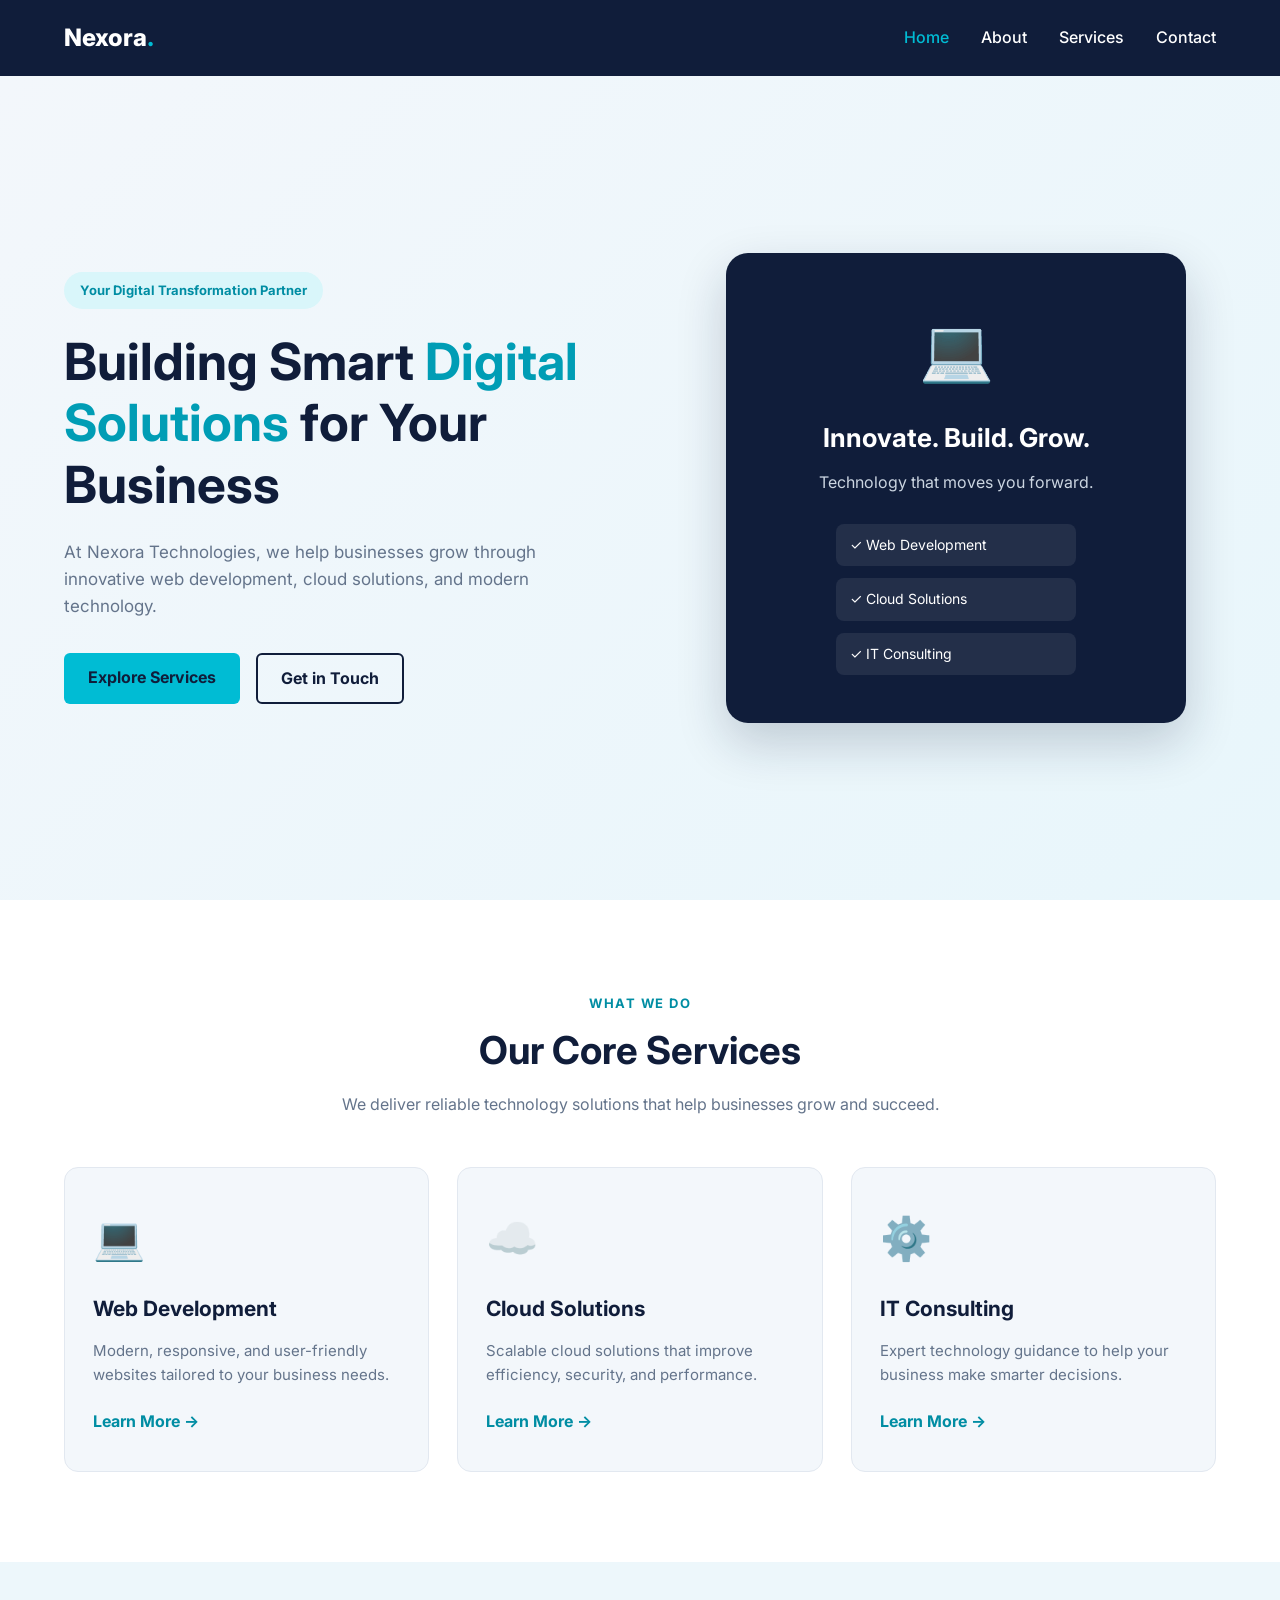
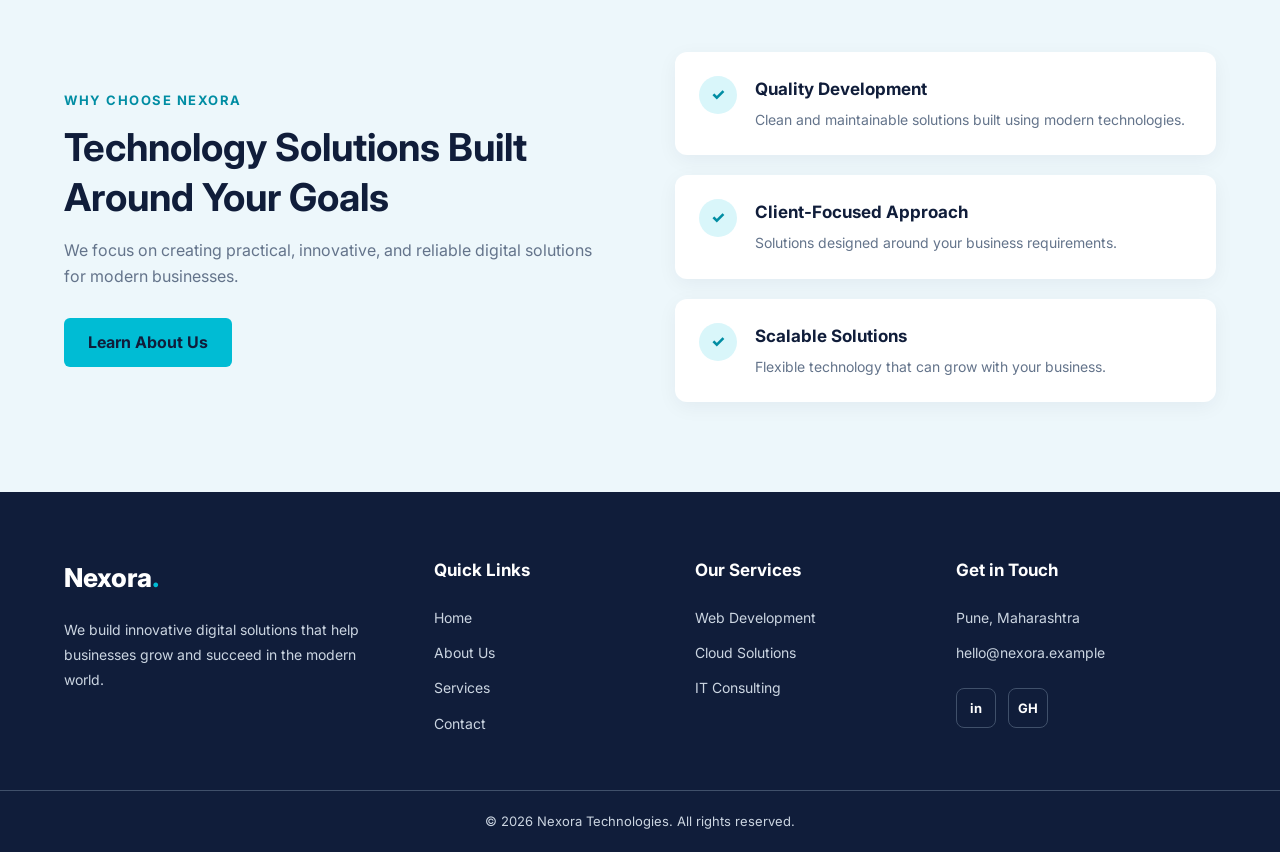
<file: index.html>
<!DOCTYPE html>
<html lang="en">

<head>
    <meta charset="UTF-8">
    <meta name="viewport" content="width=device-width, initial-scale=1.0">

    <title>Nexora Technologies | Home</title>

    <!-- CSS Files -->
    <link rel="stylesheet" href="css/global.css">
    <link rel="stylesheet" href="css/navbar.css">
    <link rel="stylesheet" href="css/home.css">
    <link rel="stylesheet" href="css/footer.css">
</head>

<body>

    <!-- Navbar Start -->
    <header class="navbar">
        <nav class="container nav-container">

            <a href="index.html" class="logo">
                Nexora<span>.</span>
            </a>

            <button class="menu-toggle" type="button" aria-label="Open navigation menu" aria-expanded="false"
                aria-controls="nav-links">
                &#9776;
            </button>

            <ul class="nav-links" id="nav-links">
                <li><a href="index.html" class="active" aria-current="page">Home</a></li>
                <li><a href="about.html">About</a></li>
                <li><a href="services.html">Services</a></li>
                <li><a href="contact.html">Contact</a></li>
            </ul>

        </nav>
    </header>
    <!-- Navbar End -->


    <!-- Main Content -->
    <main>

        <!-- Hero Section Start -->
        <section class="hero">
            <div class="container hero-container">

                <!-- Hero Text -->
                <div class="hero-content">

                    <span class="hero-tag">
                        Your Digital Transformation Partner
                    </span>

                    <h1>
                        Building Smart
                        <span>Digital Solutions</span>
                        for Your Business
                    </h1>

                    <p>
                        At Nexora Technologies, we help businesses
                        grow through innovative web development,
                        cloud solutions, and modern technology.
                    </p>

                    <div class="hero-buttons">
                        <a href="services.html" class="btn">
                            Explore Services
                        </a>

                        <a href="contact.html" class="btn-outline">
                            Get in Touch
                        </a>
                    </div>

                </div>

                <!-- Hero Visual -->
                <div class="hero-visual">

                    <div class="hero-card">
                        <div class="hero-icon">💻</div>
                        <h2>Innovate. Build. Grow.</h2>
                        <p>Technology that moves you forward.</p>

                        <div class="hero-card-features">
                            <span>✓ Web Development</span>
                            <span>✓ Cloud Solutions</span>
                            <span>✓ IT Consulting</span>
                        </div>
                    </div>

                </div>

            </div>
        </section>
        <!-- Hero Section End -->


        <!-- ==============================
     SERVICES PREVIEW SECTION
================================ -->

        <section class="home-services">
            <div class="container">

                <div class="section-heading">
                    <span class="section-tag">WHAT WE DO</span>

                    <h2>Our Core Services</h2>

                    <p>
                        We deliver reliable technology solutions
                        that help businesses grow and succeed.
                    </p>
                </div>

                <div class="services-grid">

                    <!-- Service Card 1 -->
                    <article class="service-card">
                        <div class="service-icon">💻</div>

                        <h3>Web Development</h3>

                        <p>
                            Modern, responsive, and user-friendly
                            websites tailored to your business needs.
                        </p>

                        <a href="services.html">
                            Learn More &rarr;
                        </a>
                    </article>

                    <!-- Service Card 2 -->
                    <article class="service-card">
                        <div class="service-icon">☁️</div>

                        <h3>Cloud Solutions</h3>

                        <p>
                            Scalable cloud solutions that improve
                            efficiency, security, and performance.
                        </p>

                        <a href="services.html">
                            Learn More &rarr;
                        </a>
                    </article>

                    <!-- Service Card 3 -->
                    <article class="service-card">
                        <div class="service-icon">⚙️</div>

                        <h3>IT Consulting</h3>

                        <p>
                            Expert technology guidance to help
                            your business make smarter decisions.
                        </p>

                        <a href="services.html">
                            Learn More &rarr;
                        </a>
                    </article>

                </div>

            </div>
        </section>

        <!-- ==============================
     WHY CHOOSE US SECTION
================================ -->

        <section class="why-us">
            <div class="container why-us-container">

                <!-- Left Content -->
                <div class="why-us-content">

                    <span class="section-tag">
                        WHY CHOOSE NEXORA
                    </span>

                    <h2>
                        Technology Solutions
                        Built Around Your Goals
                    </h2>

                    <p>
                        We focus on creating practical,
                        innovative, and reliable digital
                        solutions for modern businesses.
                    </p>

                    <a href="about.html" class="btn">
                        Learn About Us
                    </a>

                </div>

                <!-- Right Features -->
                <div class="why-us-features">

                    <div class="feature-item">
                        <div class="feature-icon">✓</div>

                        <div>
                            <h3>Quality Development</h3>
                            <p>
                                Clean and maintainable solutions
                                built using modern technologies.
                            </p>
                        </div>
                    </div>

                    <div class="feature-item">
                        <div class="feature-icon">✓</div>

                        <div>
                            <h3>Client-Focused Approach</h3>
                            <p>
                                Solutions designed around your
                                business requirements.
                            </p>
                        </div>
                    </div>

                    <div class="feature-item">
                        <div class="feature-icon">✓</div>

                        <div>
                            <h3>Scalable Solutions</h3>
                            <p>
                                Flexible technology that can
                                grow with your business.
                            </p>
                        </div>
                    </div>

                </div>

            </div>
        </section>


    </main>


    <!-- ==================================
     FOOTER START
================================== -->

    <footer class="footer">
        <div class="container footer-container">

            <!-- Company Information -->
            <div class="footer-column">
                <a href="index.html" class="footer-logo">
                    Nexora<span>.</span>
                </a>

                <p>
                    We build innovative digital solutions
                    that help businesses grow and succeed
                    in the modern world.
                </p>
            </div>

            <!-- Quick Links -->
            <div class="footer-column">
                <h3>Quick Links</h3>

                <ul class="footer-links">
                    <li><a href="index.html">Home</a></li>
                    <li><a href="about.html">About Us</a></li>
                    <li><a href="services.html">Services</a></li>
                    <li><a href="contact.html">Contact</a></li>
                </ul>
            </div>

            <!-- Services -->
            <div class="footer-column">
                <h3>Our Services</h3>

                <ul class="footer-links">
                    <li><a href="services.html">Web Development</a></li>
                    <li><a href="services.html">Cloud Solutions</a></li>
                    <li><a href="services.html">IT Consulting</a></li>
                </ul>
            </div>

            <!-- Contact Information -->
            <div class="footer-column">
                <h3>Get in Touch</h3>

                <ul class="footer-links">
                    <li>Pune, Maharashtra</li>
                    <li>
                        <a href="mailto:hello@nexora.example">
                            hello@nexora.example
                        </a>
                    </li>
                </ul>

                <div class="footer-socials">
                    <a href="https://www.linkedin.com/" target="_blank" rel="noopener noreferrer"
                        aria-label="LinkedIn">in</a>

                    <a href="https://github.com/" target="_blank" rel="noopener noreferrer" aria-label="GitHub">GH</a>
                </div>
            </div>

        </div>

        <!-- Footer Bottom -->
        <div class="footer-bottom">
            <div class="container">
                <p>
                    &copy; 2026 Nexora Technologies.
                    All rights reserved.
                </p>
            </div>
        </div>
    </footer>

    <!-- FOOTER END -->



    <!-- JavaScript -->
    <script src="js/navbar.js"></script>

</body>

</html>
</file>
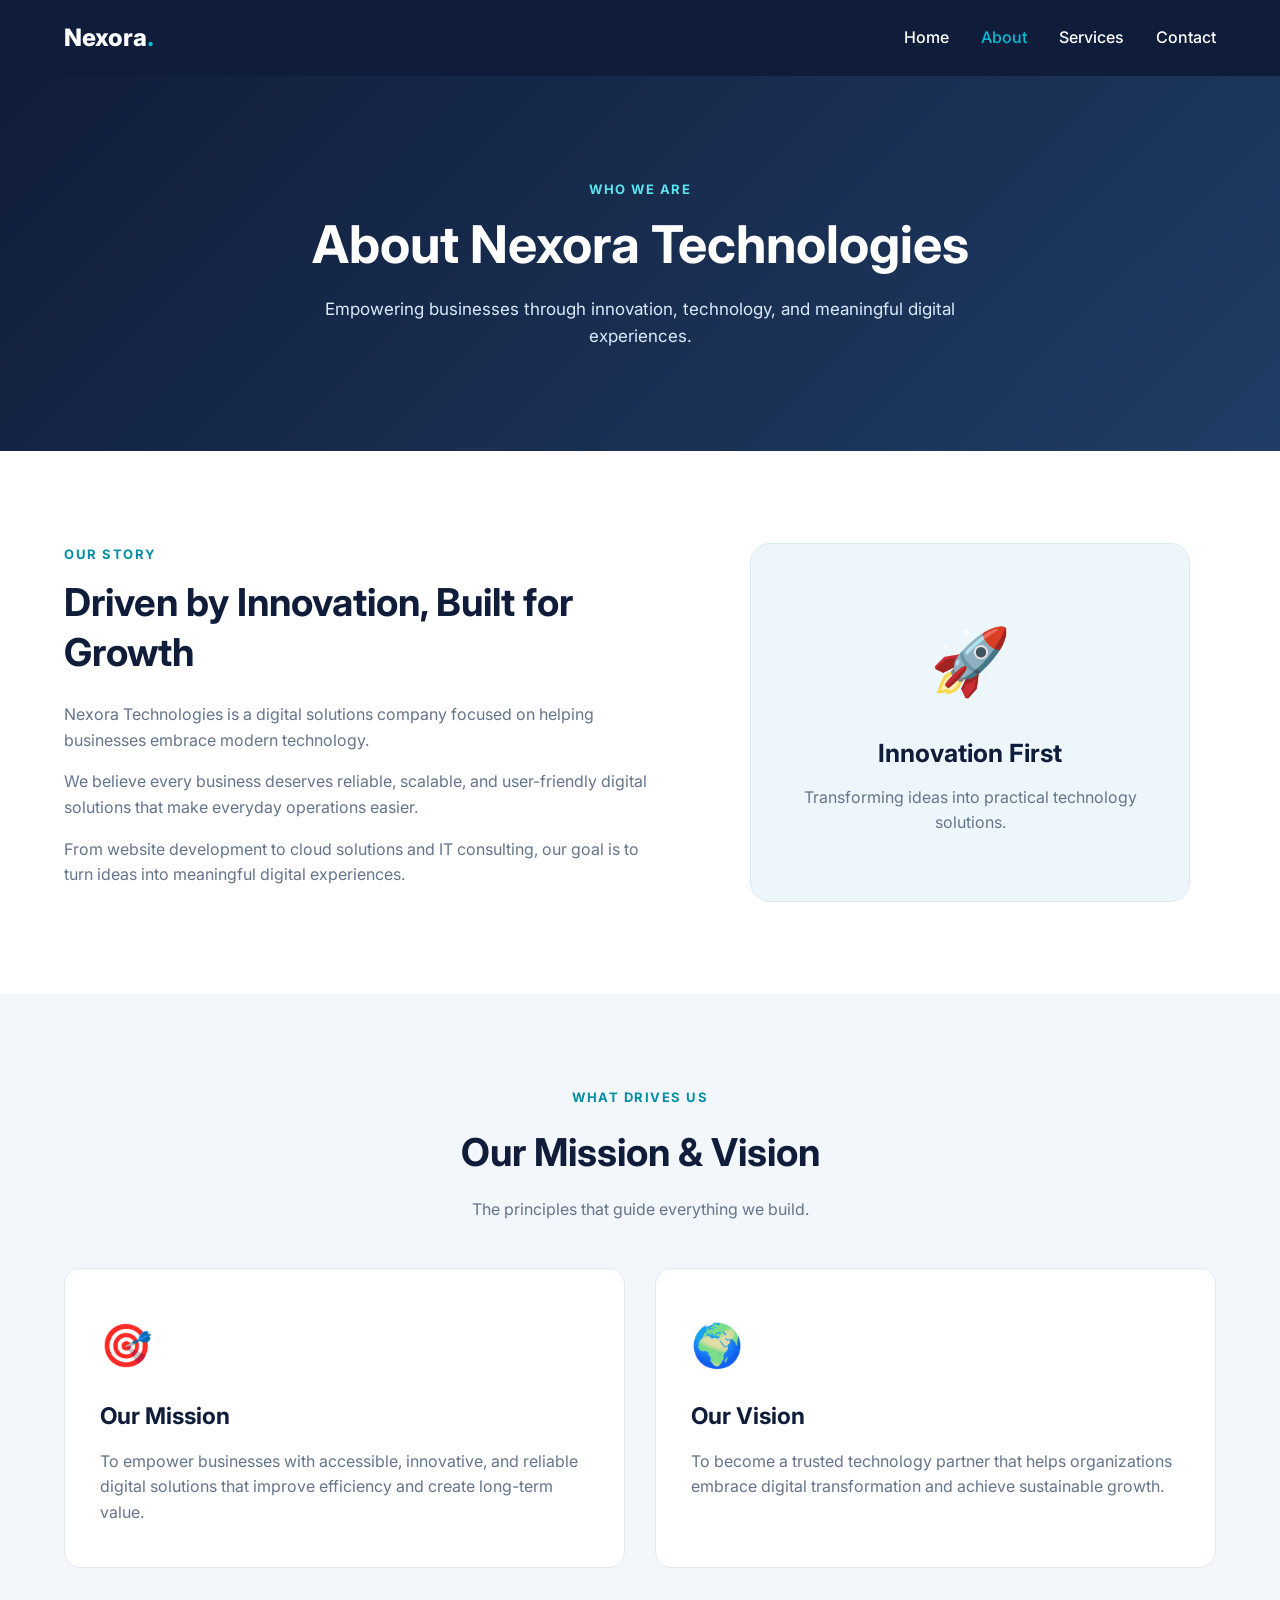
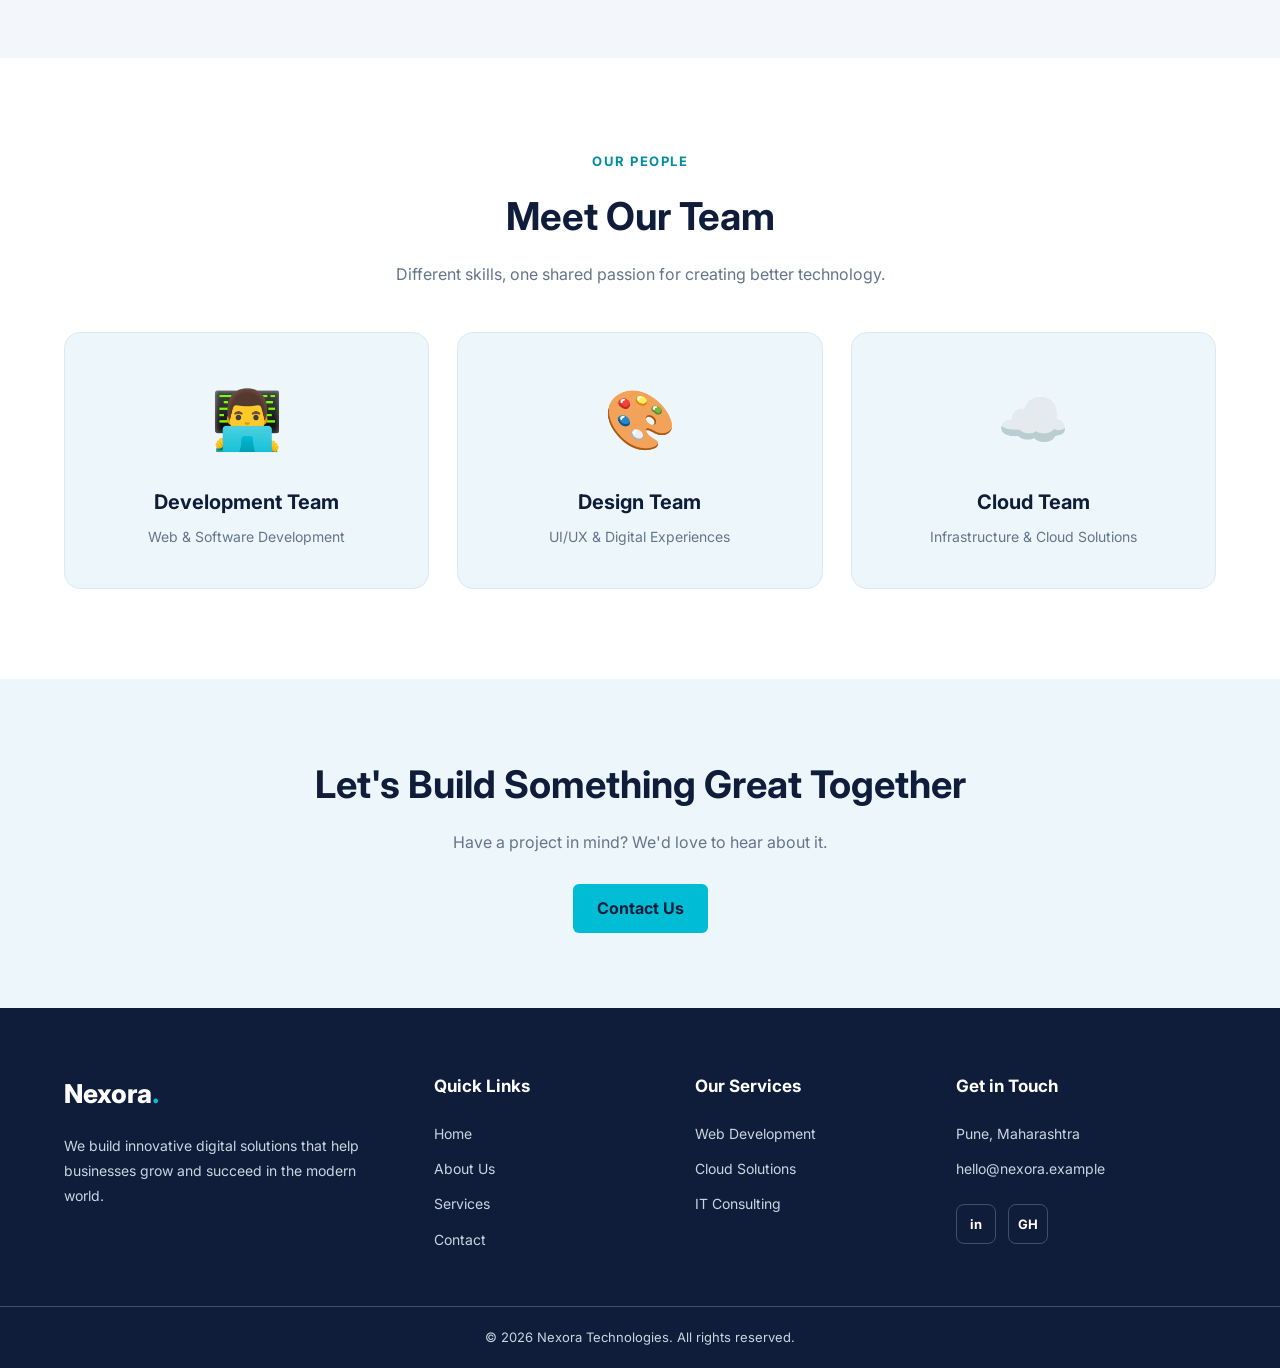
<file: about.html>
<!DOCTYPE html>
<html lang="en">
<head>
  <meta charset="UTF-8">
  <meta name="viewport" content="width=device-width, initial-scale=1.0">

  <meta name="description" content="Learn about Nexora Technologies, our mission, vision, and approach to building innovative digital solutions.">

  <title>About Us | Nexora Technologies</title>

  <!-- CSS Files -->
  <link rel="stylesheet" href="css/global.css">
  <link rel="stylesheet" href="css/navbar.css">
  <link rel="stylesheet" href="css/about.css">
  <link rel="stylesheet" href="css/footer.css">
</head>

<body>

  <!-- ==================================
       NAVBAR
  ================================== -->

  <header class="navbar">
    <nav class="container nav-container">

      <a href="index.html" class="logo">
        Nexora<span>.</span>
      </a>

      <button
        class="menu-toggle"
        type="button"
        aria-label="Open navigation menu"
        aria-expanded="false"
        aria-controls="nav-links"
      >
        &#9776;
      </button>

      <ul class="nav-links" id="nav-links">
        <li><a href="index.html">Home</a></li>
        <li>
          <a href="about.html" class="active" aria-current="page">
            About
          </a>
        </li>
        <li><a href="services.html">Services</a></li>
        <li><a href="contact.html">Contact</a></li>
      </ul>

    </nav>
  </header>

  <main>

    <!-- ==================================
         ABOUT PAGE HERO
    ================================== -->

    <section class="about-hero">
      <div class="container">

        <span class="about-tag">WHO WE ARE</span>

        <h1>About Nexora Technologies</h1>

        <p>
          Empowering businesses through innovation,
          technology, and meaningful digital experiences.
        </p>

      </div>
    </section>

    <!-- ==================================
         COMPANY STORY
    ================================== -->

    <section class="company-story">
      <div class="container story-container">

        <div class="story-content">

          <span class="about-tag">OUR STORY</span>

          <h2>Driven by Innovation, Built for Growth</h2>

          <p>
            Nexora Technologies is a digital solutions
            company focused on helping businesses
            embrace modern technology.
          </p>

          <p>
            We believe every business deserves
            reliable, scalable, and user-friendly
            digital solutions that make everyday
            operations easier.
          </p>

          <p>
            From website development to cloud
            solutions and IT consulting, our goal
            is to turn ideas into meaningful
            digital experiences.
          </p>

        </div>

        <div class="story-visual">

          <div class="story-card">
            <div class="story-symbol">🚀</div>

            <h3>Innovation First</h3>

            <p>
              Transforming ideas into practical
              technology solutions.
            </p>
          </div>

        </div>

      </div>
    </section>

    <!-- ==================================
         MISSION AND VISION
    ================================== -->

    <section class="mission-vision">
      <div class="container">

        <div class="about-section-heading">
          <span class="about-tag">WHAT DRIVES US</span>

          <h2>Our Mission &amp; Vision</h2>

          <p>
            The principles that guide everything we build.
          </p>
        </div>

        <div class="mission-grid">

          <article class="mission-card">
            <div class="mission-icon">🎯</div>

            <h3>Our Mission</h3>

            <p>
              To empower businesses with accessible,
              innovative, and reliable digital
              solutions that improve efficiency
              and create long-term value.
            </p>
          </article>

          <article class="mission-card">
            <div class="mission-icon">🌍</div>

            <h3>Our Vision</h3>

            <p>
              To become a trusted technology
              partner that helps organizations
              embrace digital transformation
              and achieve sustainable growth.
            </p>
          </article>

        </div>

      </div>
    </section>

    <!-- ==================================
         TEAM SECTION
    ================================== -->

    <section class="team-section">
      <div class="container">

        <div class="about-section-heading">
          <span class="about-tag">OUR PEOPLE</span>

          <h2>Meet Our Team</h2>

          <p>
            Different skills, one shared passion
            for creating better technology.
          </p>
        </div>

        <div class="team-grid">

          <article class="team-card">
            <div class="team-avatar">👨‍💻</div>

            <h3>Development Team</h3>

            <p>Web &amp; Software Development</p>
          </article>

          <article class="team-card">
            <div class="team-avatar">🎨</div>

            <h3>Design Team</h3>

            <p>UI/UX &amp; Digital Experiences</p>
          </article>

          <article class="team-card">
            <div class="team-avatar">☁️</div>

            <h3>Cloud Team</h3>

            <p>Infrastructure &amp; Cloud Solutions</p>
          </article>

        </div>

      </div>
    </section>

    <!-- ==================================
         ABOUT CTA
    ================================== -->

    <section class="about-cta">
      <div class="container">

        <h2>Let's Build Something Great Together</h2>

        <p>
          Have a project in mind?
          We'd love to hear about it.
        </p>

        <a href="contact.html" class="btn">
          Contact Us
        </a>

      </div>
    </section>

  </main>

  <!-- ==================================
       FOOTER
  ================================== -->

  <footer class="footer">
    <div class="container footer-container">

      <div class="footer-column">
        <a href="index.html" class="footer-logo">
          Nexora<span>.</span>
        </a>

        <p>
          We build innovative digital solutions
          that help businesses grow and succeed
          in the modern world.
        </p>
      </div>

      <div class="footer-column">
        <h3>Quick Links</h3>

        <ul class="footer-links">
          <li><a href="index.html">Home</a></li>
          <li><a href="about.html">About Us</a></li>
          <li><a href="services.html">Services</a></li>
          <li><a href="contact.html">Contact</a></li>
        </ul>
      </div>

      <div class="footer-column">
        <h3>Our Services</h3>

        <ul class="footer-links">
          <li><a href="services.html">Web Development</a></li>
          <li><a href="services.html">Cloud Solutions</a></li>
          <li><a href="services.html">IT Consulting</a></li>
        </ul>
      </div>

      <div class="footer-column">
        <h3>Get in Touch</h3>

        <ul class="footer-links">
          <li>Pune, Maharashtra</li>
          <li>
            <a href="mailto:hello@nexora.example">
              hello@nexora.example
            </a>
          </li>
        </ul>

        <div class="footer-socials">
          <a href="https://www.linkedin.com/"
             target="_blank"
             rel="noopener noreferrer"
             aria-label="LinkedIn">in</a>

          <a href="https://github.com/"
             target="_blank"
             rel="noopener noreferrer"
             aria-label="GitHub">GH</a>
        </div>
      </div>

    </div>

    <div class="footer-bottom">
      <div class="container">
        <p>
          &copy; 2026 Nexora Technologies.
          All rights reserved.
        </p>
      </div>
    </div>
  </footer>

  <!-- JavaScript -->
  <script src="js/navbar.js"></script>

</body>
</html>
</file>
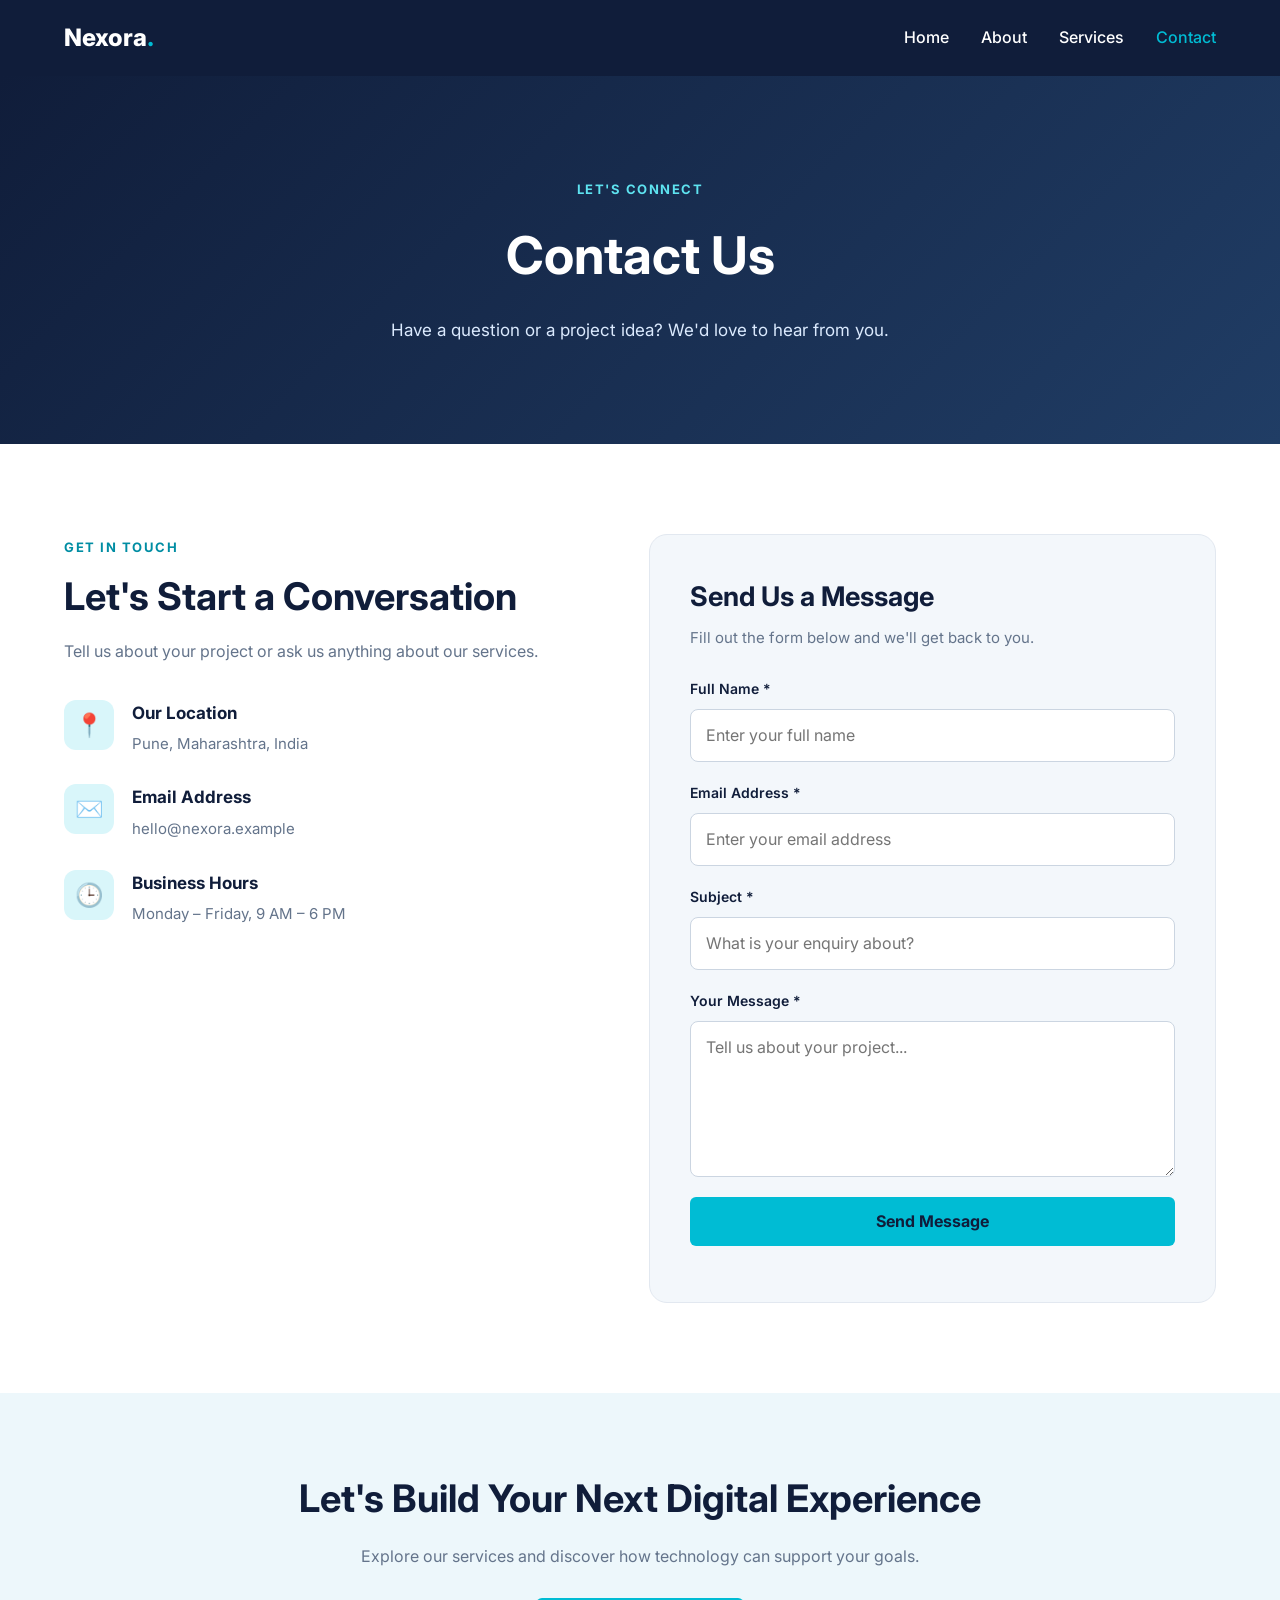
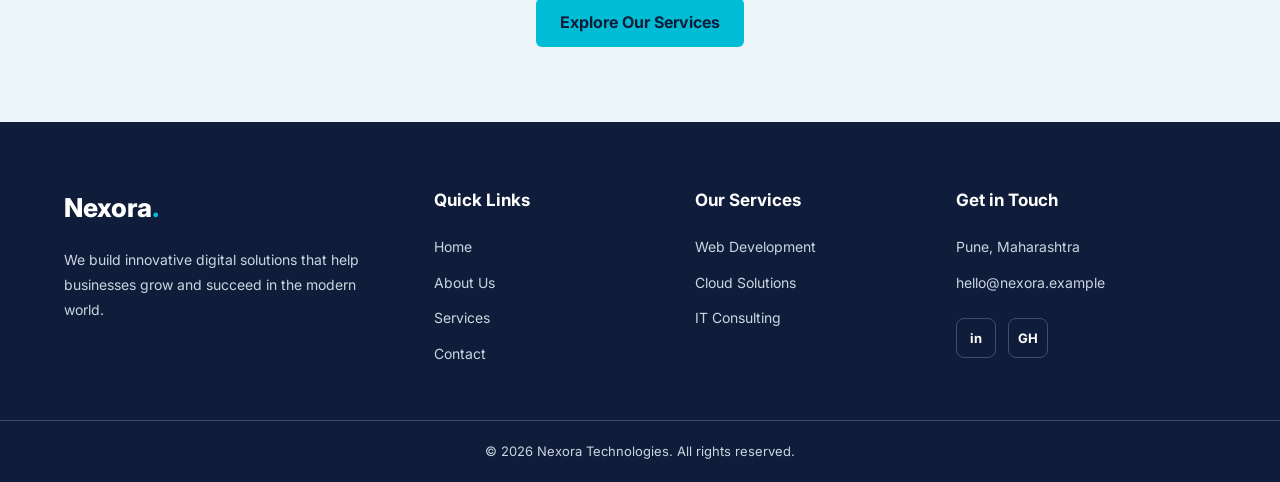
<file: contact.html>
<!DOCTYPE html>
<html lang="en">
<head>
  <meta charset="UTF-8">
  <meta name="viewport" content="width=device-width, initial-scale=1.0">

  <meta name="description" content="Contact Nexora Technologies to discuss web development, cloud solutions, and IT consulting services.">

  <title>Contact Us | Nexora Technologies</title>

  <!-- CSS Files -->
  <link rel="stylesheet" href="css/global.css">
  <link rel="stylesheet" href="css/navbar.css">
  <link rel="stylesheet" href="css/contact.css">
  <link rel="stylesheet" href="css/footer.css">
</head>

<body>

  <!-- ==================================
       NAVIGATION BAR
  ================================== -->

  <header class="navbar">
    <nav class="container nav-container">

      <a href="index.html" class="logo">
        Nexora<span>.</span>
      </a>

      <button
        class="menu-toggle"
        type="button"
        aria-label="Open navigation menu"
        aria-expanded="false"
        aria-controls="nav-links"
      >
        &#9776;
      </button>

      <ul class="nav-links" id="nav-links">
        <li><a href="index.html">Home</a></li>
        <li><a href="about.html">About</a></li>
        <li><a href="services.html">Services</a></li>
        <li>
          <a href="contact.html" class="active" aria-current="page">
            Contact
          </a>
        </li>
      </ul>

    </nav>
  </header>

  <main>

    <!-- ==================================
         CONTACT HERO
    ================================== -->

    <section class="contact-hero">
      <div class="container">

        <span class="contact-tag">LET'S CONNECT</span>

        <h1>Contact Us</h1>

        <p>
          Have a question or a project idea?
          We'd love to hear from you.
        </p>

      </div>
    </section>

    <!-- ==================================
         CONTACT CONTENT
    ================================== -->

    <section class="contact-section">
      <div class="container contact-container">

        <!-- Left: Contact Information -->
        <div class="contact-info">

          <span class="contact-tag">GET IN TOUCH</span>

          <h2>Let's Start a Conversation</h2>

          <p class="contact-intro">
            Tell us about your project or ask us
            anything about our services.
          </p>

          <div class="contact-info-card">
            <span class="contact-info-icon">📍</span>

            <div>
              <h3>Our Location</h3>
              <p>Pune, Maharashtra, India</p>
            </div>
          </div>

          <div class="contact-info-card">
            <span class="contact-info-icon">✉️</span>

            <div>
              <h3>Email Address</h3>
              <a href="mailto:hello@nexora.example">
                hello@nexora.example
              </a>
            </div>
          </div>

          <div class="contact-info-card">
            <span class="contact-info-icon">🕒</span>

            <div>
              <h3>Business Hours</h3>
              <p>Monday – Friday, 9 AM – 6 PM</p>
            </div>
          </div>

        </div>

        <!-- Right: Contact Form -->
        <div class="contact-form-wrapper">

          <h2>Send Us a Message</h2>

          <p>
            Fill out the form below and
            we'll get back to you.
          </p>

          <form id="contactForm" novalidate>

            <!-- Full Name -->
            <div class="form-group">
              <label for="fullName">Full Name *</label>

              <input
                type="text"
                id="fullName"
                name="fullName"
                placeholder="Enter your full name"
                autocomplete="name"
                required
              >

              <small class="error-message" id="nameError"></small>
            </div>

            <!-- Email -->
            <div class="form-group">
              <label for="email">Email Address *</label>

              <input
                type="email"
                id="email"
                name="email"
                placeholder="Enter your email address"
                autocomplete="email"
                required
              >

              <small class="error-message" id="emailError"></small>
            </div>

            <!-- Subject -->
            <div class="form-group">
              <label for="subject">Subject *</label>

              <input
                type="text"
                id="subject"
                name="subject"
                placeholder="What is your enquiry about?"
                required
              >

              <small class="error-message" id="subjectError"></small>
            </div>

            <!-- Message -->
            <div class="form-group">
              <label for="message">Your Message *</label>

              <textarea
                id="message"
                name="message"
                rows="5"
                placeholder="Tell us about your project..."
                required
              ></textarea>

              <small class="error-message" id="messageError"></small>
            </div>

            <!-- Submit Button -->
            <button type="submit" class="btn contact-submit">
              Send Message
            </button>

            <!-- Form Status -->
            <p
              id="formStatus"
              class="form-status"
              role="status"
              aria-live="polite"
            ></p>

          </form>

        </div>

      </div>
    </section>

    <!-- ==================================
         CONTACT CTA
    ================================== -->

    <section class="contact-bottom">
      <div class="container">

        <h2>Let's Build Your Next Digital Experience</h2>

        <p>
          Explore our services and discover
          how technology can support your goals.
        </p>

        <a href="services.html" class="btn">
          Explore Our Services
        </a>

      </div>
    </section>

  </main>

  <!-- ==================================
       FOOTER
  ================================== -->

  <footer class="footer">
    <div class="container footer-container">

      <div class="footer-column">
        <a href="index.html" class="footer-logo">
          Nexora<span>.</span>
        </a>

        <p>
          We build innovative digital solutions
          that help businesses grow and succeed
          in the modern world.
        </p>
      </div>

      <div class="footer-column">
        <h3>Quick Links</h3>

        <ul class="footer-links">
          <li><a href="index.html">Home</a></li>
          <li><a href="about.html">About Us</a></li>
          <li><a href="services.html">Services</a></li>
          <li><a href="contact.html">Contact</a></li>
        </ul>
      </div>

      <div class="footer-column">
        <h3>Our Services</h3>

        <ul class="footer-links">
          <li><a href="services.html">Web Development</a></li>
          <li><a href="services.html">Cloud Solutions</a></li>
          <li><a href="services.html">IT Consulting</a></li>
        </ul>
      </div>

      <div class="footer-column">
        <h3>Get in Touch</h3>

        <ul class="footer-links">
          <li>Pune, Maharashtra</li>

          <li>
            <a href="mailto:hello@nexora.example">
              hello@nexora.example
            </a>
          </li>
        </ul>

        <div class="footer-socials">
          <a
            href="https://www.linkedin.com/"
            target="_blank"
            rel="noopener noreferrer"
            aria-label="LinkedIn"
          >in</a>

          <a
            href="https://github.com/"
            target="_blank"
            rel="noopener noreferrer"
            aria-label="GitHub"
          >GH</a>
        </div>
      </div>

    </div>

    <div class="footer-bottom">
      <div class="container">
        <p>
          &copy; 2026 Nexora Technologies.
          All rights reserved.
        </p>
      </div>
    </div>
  </footer>

  <!-- JavaScript Files -->
  <script src="js/navbar.js"></script>
  <script src="js/contact.js"></script>

</body>
</html>
</file>
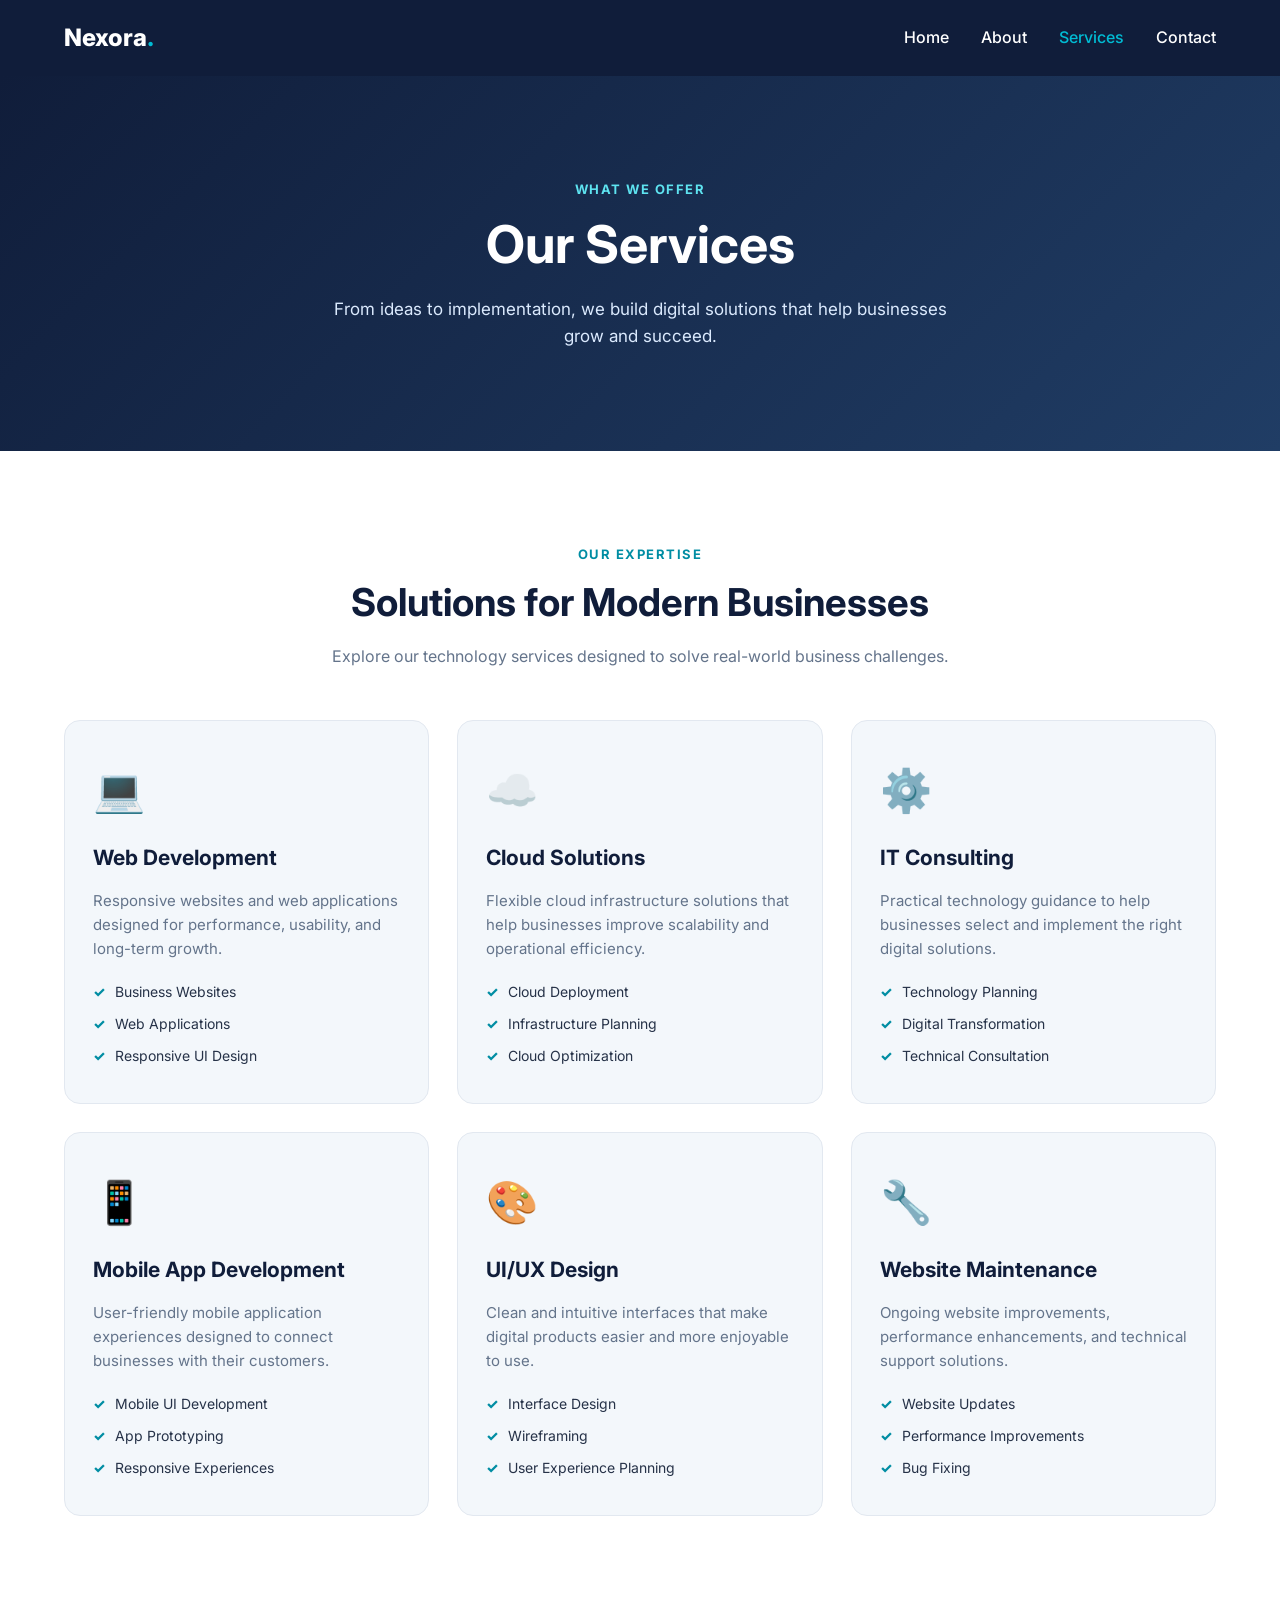
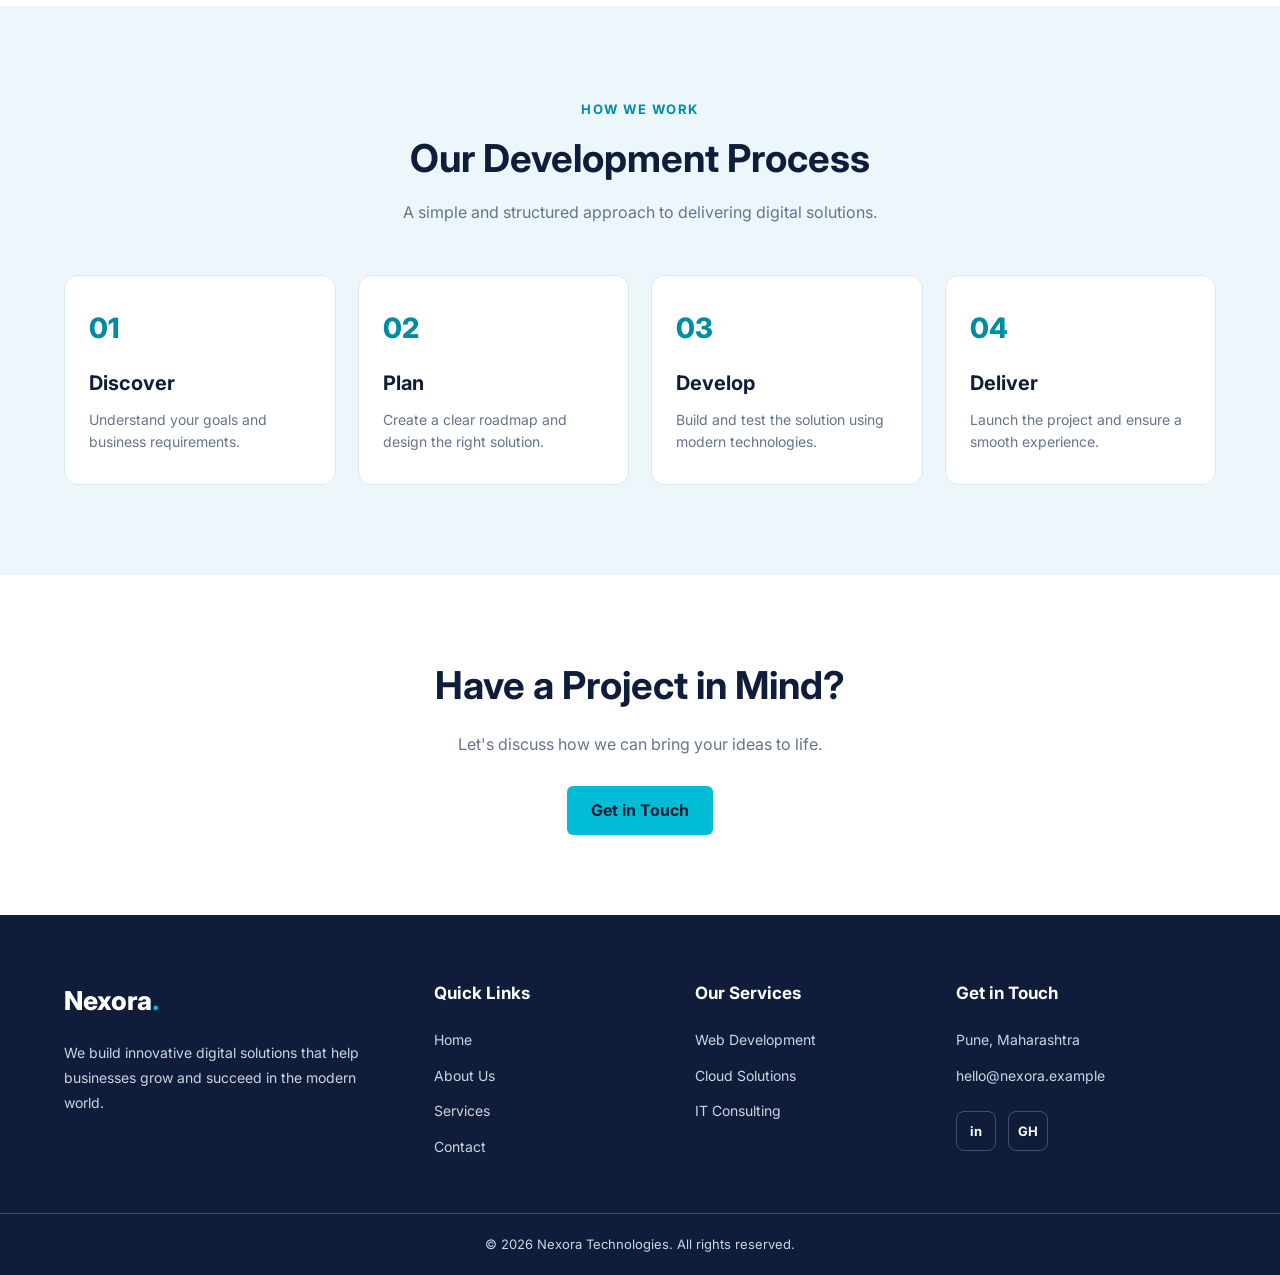
<file: services.html>
<!DOCTYPE html>
<html lang="en">
<head>
  <meta charset="UTF-8">
  <meta name="viewport" content="width=device-width, initial-scale=1.0">

  <meta name="description" content="Explore web development, cloud solutions, mobile app development, and IT consulting services at Nexora Technologies.">

  <title>Our Services | Nexora Technologies</title>

  <!-- CSS Files -->
  <link rel="stylesheet" href="css/global.css">
  <link rel="stylesheet" href="css/navbar.css">
  <link rel="stylesheet" href="css/services.css">
  <link rel="stylesheet" href="css/footer.css">
</head>

<body>

  <!-- ==================================
       NAVIGATION BAR
  ================================== -->

  <header class="navbar">
    <nav class="container nav-container">

      <a href="index.html" class="logo">
        Nexora<span>.</span>
      </a>

      <button
        class="menu-toggle"
        type="button"
        aria-label="Open navigation menu"
        aria-expanded="false"
        aria-controls="nav-links"
      >
        &#9776;
      </button>

      <ul class="nav-links" id="nav-links">
        <li><a href="index.html">Home</a></li>
        <li><a href="about.html">About</a></li>
        <li>
          <a href="services.html" class="active" aria-current="page">
            Services
          </a>
        </li>
        <li><a href="contact.html">Contact</a></li>
      </ul>

    </nav>
  </header>

  <main>

    <!-- ==================================
         SERVICES PAGE HERO
    ================================== -->

    <section class="services-hero">
      <div class="container">
        <span class="services-tag">WHAT WE OFFER</span>

        <h1>Our Services</h1>

        <p>
          From ideas to implementation, we build
          digital solutions that help businesses
          grow and succeed.
        </p>
      </div>
    </section>

    <!-- ==================================
         SERVICES GRID
    ================================== -->

    <section class="services-section">
      <div class="container">

        <div class="services-heading">
          <span class="services-tag">OUR EXPERTISE</span>
          <h2>Solutions for Modern Businesses</h2>
          <p>
            Explore our technology services designed
            to solve real-world business challenges.
          </p>
        </div>

        <div class="services-page-grid">

          <!-- Service 1 -->
          <article class="services-page-card">
            <div class="services-page-icon">💻</div>
            <h3>Web Development</h3>
            <p>
              Responsive websites and web applications
              designed for performance, usability,
              and long-term growth.
            </p>
            <ul>
              <li>Business Websites</li>
              <li>Web Applications</li>
              <li>Responsive UI Design</li>
            </ul>
          </article>

          <!-- Service 2 -->
          <article class="services-page-card">
            <div class="services-page-icon">☁️</div>
            <h3>Cloud Solutions</h3>
            <p>
              Flexible cloud infrastructure solutions
              that help businesses improve scalability
              and operational efficiency.
            </p>
            <ul>
              <li>Cloud Deployment</li>
              <li>Infrastructure Planning</li>
              <li>Cloud Optimization</li>
            </ul>
          </article>

          <!-- Service 3 -->
          <article class="services-page-card">
            <div class="services-page-icon">⚙️</div>
            <h3>IT Consulting</h3>
            <p>
              Practical technology guidance to help
              businesses select and implement
              the right digital solutions.
            </p>
            <ul>
              <li>Technology Planning</li>
              <li>Digital Transformation</li>
              <li>Technical Consultation</li>
            </ul>
          </article>

          <!-- Service 4 -->
          <article class="services-page-card">
            <div class="services-page-icon">📱</div>
            <h3>Mobile App Development</h3>
            <p>
              User-friendly mobile application
              experiences designed to connect
              businesses with their customers.
            </p>
            <ul>
              <li>Mobile UI Development</li>
              <li>App Prototyping</li>
              <li>Responsive Experiences</li>
            </ul>
          </article>

          <!-- Service 5 -->
          <article class="services-page-card">
            <div class="services-page-icon">🎨</div>
            <h3>UI/UX Design</h3>
            <p>
              Clean and intuitive interfaces that
              make digital products easier and
              more enjoyable to use.
            </p>
            <ul>
              <li>Interface Design</li>
              <li>Wireframing</li>
              <li>User Experience Planning</li>
            </ul>
          </article>

          <!-- Service 6 -->
          <article class="services-page-card">
            <div class="services-page-icon">🔧</div>
            <h3>Website Maintenance</h3>
            <p>
              Ongoing website improvements,
              performance enhancements, and
              technical support solutions.
            </p>
            <ul>
              <li>Website Updates</li>
              <li>Performance Improvements</li>
              <li>Bug Fixing</li>
            </ul>
          </article>

        </div>
      </div>
    </section>

    <!-- ==================================
         OUR WORK PROCESS
    ================================== -->

    <section class="process-section">
      <div class="container">

        <div class="services-heading">
          <span class="services-tag">HOW WE WORK</span>
          <h2>Our Development Process</h2>
          <p>
            A simple and structured approach
            to delivering digital solutions.
          </p>
        </div>

        <div class="process-grid">

          <article class="process-card">
            <span class="process-number">01</span>
            <h3>Discover</h3>
            <p>
              Understand your goals and
              business requirements.
            </p>
          </article>

          <article class="process-card">
            <span class="process-number">02</span>
            <h3>Plan</h3>
            <p>
              Create a clear roadmap and
              design the right solution.
            </p>
          </article>

          <article class="process-card">
            <span class="process-number">03</span>
            <h3>Develop</h3>
            <p>
              Build and test the solution
              using modern technologies.
            </p>
          </article>

          <article class="process-card">
            <span class="process-number">04</span>
            <h3>Deliver</h3>
            <p>
              Launch the project and
              ensure a smooth experience.
            </p>
          </article>

        </div>

      </div>
    </section>

    <!-- ==================================
         CONTACT CTA
    ================================== -->

    <section class="services-cta">
      <div class="container">
        <h2>Have a Project in Mind?</h2>
        <p>
          Let's discuss how we can bring
          your ideas to life.
        </p>

        <a href="contact.html" class="btn">
          Get in Touch
        </a>
      </div>
    </section>

  </main>

  <!-- ==================================
       FOOTER
  ================================== -->

  <footer class="footer">
    <div class="container footer-container">

      <div class="footer-column">
        <a href="index.html" class="footer-logo">
          Nexora<span>.</span>
        </a>

        <p>
          We build innovative digital solutions
          that help businesses grow and succeed
          in the modern world.
        </p>
      </div>

      <div class="footer-column">
        <h3>Quick Links</h3>

        <ul class="footer-links">
          <li><a href="index.html">Home</a></li>
          <li><a href="about.html">About Us</a></li>
          <li><a href="services.html">Services</a></li>
          <li><a href="contact.html">Contact</a></li>
        </ul>
      </div>

      <div class="footer-column">
        <h3>Our Services</h3>

        <ul class="footer-links">
          <li><a href="services.html">Web Development</a></li>
          <li><a href="services.html">Cloud Solutions</a></li>
          <li><a href="services.html">IT Consulting</a></li>
        </ul>
      </div>

      <div class="footer-column">
        <h3>Get in Touch</h3>

        <ul class="footer-links">
          <li>Pune, Maharashtra</li>
          <li>
            <a href="mailto:hello@nexora.example">
              hello@nexora.example
            </a>
          </li>
        </ul>

        <div class="footer-socials">
          <a href="https://www.linkedin.com/"
             target="_blank"
             rel="noopener noreferrer"
             aria-label="LinkedIn">in</a>

          <a href="https://github.com/"
             target="_blank"
             rel="noopener noreferrer"
             aria-label="GitHub">GH</a>
        </div>
      </div>

    </div>

    <div class="footer-bottom">
      <div class="container">
        <p>
          &copy; 2026 Nexora Technologies.
          All rights reserved.
        </p>
      </div>
    </div>
  </footer>

  <!-- JavaScript -->
  <script src="js/navbar.js"></script>

</body>
</html>
</file>
<file: css/global.css>
@import url('https://fonts.googleapis.com/css2?family=Inter:wght@400;500;600;700;800&display=swap');

:root {
  --primary: #101d3a;
  --accent: #00bcd4;
  --text: #263248;
  --muted: #64748b;
  --background: #ffffff;
  --light: #f3f7fb;
}

* {
  margin: 0;
  padding: 0;
  box-sizing: border-box;
}

body {
  font-family: 'Inter', sans-serif;
  color: var(--text);
  background: var(--background);
  line-height: 1.6;
}

a {
  text-decoration: none;
  color: inherit;
}

button,
input,
textarea {
  font: inherit;
}

.container {
  width: 90%;
  max-width: 1200px;
  margin: 0 auto;
}

.btn {
  display: inline-block;
  padding: 12px 24px;
  background: var(--accent);
  color: var(--primary);
  border: none;
  border-radius: 6px;
  font-weight: 700;
  cursor: pointer;
  transition: background 0.3s;
}

.btn:hover {
  background: #00a3b9;
}
</file>
<file: css/navbar.css>
/* Main Navbar */

.navbar {
  background: var(--primary);
  color: white;
  position: sticky;
  top: 0;
  z-index: 1000;
}

.nav-container {
  min-height: 76px;
  display: flex;
  justify-content: space-between;
  align-items: center;
}

.logo {
  font-size: 24px;
  font-weight: 800;
}

.logo span {
  color: var(--accent);
}

.nav-links {
  display: flex;
  align-items: center;
  gap: 32px;
  list-style: none;
}

.nav-links a {
  font-weight: 500;
  transition: color 0.3s;
}

.nav-links a:hover,
.nav-links a.active {
  color: var(--accent);
}

/* Mobile Menu Button */

.menu-toggle {
  display: none;
  background: none;
  border: none;
  color: white;
  font-size: 28px;
  cursor: pointer;
}

/* Mobile Navbar */

@media (max-width: 768px) {
  .nav-container {
    flex-wrap: wrap;
  }

  .menu-toggle {
    display: block;
  }

  .nav-links {
    display: none;
    flex-direction: column;
    align-items: flex-start;
    gap: 0;
    width: 100%;
    padding-bottom: 16px;
  }

  .nav-links.open {
    display: flex;
  }

  .nav-links li {
    width: 100%;
  }

  .nav-links a {
    display: block;
    padding: 12px 0;
  }
}
</file>
<file: css/home.css>
/* ==================================
   HOME PAGE - HERO SECTION
================================== */

.hero {
  min-height: calc(100vh - 76px);
  display: flex;
  align-items: center;
  background: linear-gradient(
    135deg,
    #f3f7fb 0%,
    #e8f6fb 100%
  );
  padding: 80px 0;
}

.hero-container {
  display: grid;
  grid-template-columns: 1.1fr 1fr;
  align-items: center;
  gap: 60px;
}

/* Hero Text */

.hero-tag {
  display: inline-block;
  color: #008da3;
  background: #d9f6fa;
  padding: 8px 16px;
  border-radius: 30px;
  font-size: 13px;
  font-weight: 700;
  margin-bottom: 22px;
}

.hero-content h1 {
  font-size: clamp(36px, 4vw, 56px);
  line-height: 1.2;
  color: var(--primary);
  margin-bottom: 24px;
}

.hero-content h1 span {
  color: #009db5;
}

.hero-content p {
  font-size: 17px;
  color: var(--muted);
  max-width: 540px;
  margin-bottom: 32px;
}

/* Hero Buttons */

.hero-buttons {
  display: flex;
  gap: 16px;
  flex-wrap: wrap;
}

.btn-outline {
  display: inline-block;
  padding: 11px 23px;
  border: 2px solid var(--primary);
  border-radius: 6px;
  color: var(--primary);
  font-weight: 700;
  transition: all 0.3s;
}

.btn-outline:hover {
  background: var(--primary);
  color: white;
}

/* Hero Visual */

.hero-visual {
  display: flex;
  justify-content: center;
}

.hero-card {
  width: 100%;
  max-width: 460px;
  padding: 48px 36px;
  border-radius: 22px;
  background: var(--primary);
  color: white;
  box-shadow: 0 20px 50px rgba(16, 29, 58, 0.2);
  text-align: center;
}

.hero-icon {
  font-size: 60px;
  margin-bottom: 20px;
}

.hero-card h2 {
  font-size: 26px;
  margin-bottom: 12px;
}

.hero-card p {
  color: #cbd5e1;
  margin-bottom: 28px;
}

.hero-card-features {
  display: flex;
  flex-direction: column;
  gap: 12px;
  text-align: left;
  max-width: 240px;
  margin: 0 auto;
}

.hero-card-features span {
  background: rgba(255, 255, 255, 0.08);
  padding: 10px 14px;
  border-radius: 8px;
  font-size: 14px;
}

/* ==================================
   TABLET RESPONSIVE
================================== */

@media (max-width: 992px) {
  .hero-container {
    grid-template-columns: 1fr;
    gap: 45px;
  }

  .hero-content {
    text-align: center;
  }

  .hero-content p {
    margin-left: auto;
    margin-right: auto;
  }

  .hero-buttons {
    justify-content: center;
  }
}

/* ==================================
   MOBILE RESPONSIVE
================================== */

@media (max-width: 480px) {
  .hero {
    padding: 55px 0;
  }

  .hero-content h1 {
    font-size: 34px;
  }

  .hero-content p {
    font-size: 15px;
  }

  .hero-buttons {
    flex-direction: column;
  }

  .hero-buttons a {
    text-align: center;
  }

  .hero-card {
    padding: 36px 22px;
  }

  .hero-card h2 {
    font-size: 22px;
  }
}


/* ==================================
   COMMON SECTION HEADINGS
================================== */

.section-heading {
  text-align: center;
  max-width: 650px;
  margin: 0 auto 50px;
}

.section-tag {
  display: inline-block;
  color: #008da3;
  font-size: 13px;
  font-weight: 700;
  letter-spacing: 1.5px;
  margin-bottom: 12px;
}

.section-heading h2,
.why-us-content h2 {
  color: var(--primary);
  font-size: clamp(28px, 3vw, 40px);
  line-height: 1.3;
  margin-bottom: 16px;
}

.section-heading p,
.why-us-content p {
  color: var(--muted);
  font-size: 16px;
}

/* ==================================
   SERVICES PREVIEW
================================== */

.home-services {
  padding: 90px 0;
  background: #ffffff;
}

.services-grid {
  display: grid;
  grid-template-columns: repeat(3, 1fr);
  gap: 28px;
}

.service-card {
  background: var(--light);
  padding: 36px 28px;
  border: 1px solid #e2e8f0;
  border-radius: 14px;
  transition: transform 0.3s, box-shadow 0.3s;
}

.service-card:hover {
  transform: translateY(-8px);
  box-shadow: 0 15px 35px rgba(16, 29, 58, 0.1);
}

.service-icon {
  font-size: 42px;
  margin-bottom: 20px;
}

.service-card h3 {
  color: var(--primary);
  font-size: 21px;
  margin-bottom: 14px;
}

.service-card p {
  color: var(--muted);
  font-size: 15px;
  margin-bottom: 22px;
}

.service-card a {
  color: #008da3;
  font-weight: 700;
}

.service-card a:hover {
  text-decoration: underline;
}

/* ==================================
   WHY CHOOSE US
================================== */

.why-us {
  background: #edf7fb;
  padding: 90px 0;
}

.why-us-container {
  display: grid;
  grid-template-columns: 1fr 1fr;
  gap: 70px;
  align-items: center;
}

.why-us-content p {
  margin-bottom: 28px;
}

.why-us-features {
  display: flex;
  flex-direction: column;
  gap: 20px;
}

.feature-item {
  display: flex;
  gap: 18px;
  align-items: flex-start;
  background: white;
  padding: 24px;
  border-radius: 12px;
  box-shadow: 0 5px 20px rgba(16, 29, 58, 0.05);
}

.feature-icon {
  flex-shrink: 0;
  width: 38px;
  height: 38px;
  display: flex;
  align-items: center;
  justify-content: center;
  background: #d9f6fa;
  color: #008da3;
  border-radius: 50%;
  font-weight: 800;
}

.feature-item h3 {
  color: var(--primary);
  font-size: 17px;
  margin-bottom: 6px;
}

.feature-item p {
  color: var(--muted);
  font-size: 14px;
}

/* ==================================
   TABLET RESPONSIVE
================================== */

@media (max-width: 992px) {
  .services-grid {
    grid-template-columns: repeat(2, 1fr);
  }

  .why-us-container {
    grid-template-columns: 1fr;
    gap: 40px;
  }
}

/* ==================================
   MOBILE RESPONSIVE
================================== */

@media (max-width: 600px) {
  .home-services,
  .why-us {
    padding: 60px 0;
  }

  .section-heading {
    margin-bottom: 35px;
  }

  .services-grid {
    grid-template-columns: 1fr;
  }

  .service-card {
    padding: 28px 24px;
  }

  .feature-item {
    padding: 20px;
  }
}
</file>
<file: css/footer.css>
/* ==================================
   FOOTER MAIN
================================== */

.footer {
  background: var(--primary);
  color: #ffffff;
  padding-top: 65px;
}

.footer-container {
  display: grid;
  grid-template-columns: 1.5fr 1fr 1fr 1.2fr;
  gap: 45px;
  padding-bottom: 55px;
}

/* ==================================
   COMPANY INFORMATION
================================== */

.footer-logo {
  display: inline-block;
  font-size: 26px;
  font-weight: 800;
  margin-bottom: 18px;
}

.footer-logo span {
  color: var(--accent);
}

.footer-column p {
  color: #cbd5e1;
  font-size: 14px;
  line-height: 1.8;
}

/* ==================================
   FOOTER LINKS
================================== */

.footer-column h3 {
  font-size: 17px;
  margin-bottom: 22px;
}

.footer-links {
  list-style: none;
  display: flex;
  flex-direction: column;
  gap: 13px;
}

.footer-links li {
  color: #cbd5e1;
  font-size: 14px;
  overflow-wrap: anywhere;
}

.footer-links a {
  transition: color 0.3s;
}

.footer-links a:hover {
  color: var(--accent);
}

/* ==================================
   SOCIAL LINKS
================================== */

.footer-socials {
  display: flex;
  gap: 12px;
  margin-top: 24px;
}

.footer-socials a {
  display: flex;
  align-items: center;
  justify-content: center;
  width: 40px;
  height: 40px;
  border: 1px solid #40506a;
  border-radius: 8px;
  color: #ffffff;
  font-size: 13px;
  font-weight: 700;
  transition: all 0.3s;
}

.footer-socials a:hover {
  background: var(--accent);
  color: var(--primary);
  border-color: var(--accent);
}

/* ==================================
   FOOTER BOTTOM
================================== */

.footer-bottom {
  border-top: 1px solid #40506a;
  padding: 20px 0;
  text-align: center;
}

.footer-bottom p {
  font-size: 13px;
  color: #cbd5e1;
}

/* ==================================
   TABLET RESPONSIVE
================================== */

@media (max-width: 992px) {
  .footer-container {
    grid-template-columns: repeat(2, 1fr);
    gap: 40px;
  }
}

/* ==================================
   MOBILE RESPONSIVE
================================== */

@media (max-width: 600px) {
  .footer {
    padding-top: 45px;
  }

  .footer-container {
    grid-template-columns: 1fr;
    gap: 35px;
    padding-bottom: 40px;
  }

  .footer-column h3 {
    margin-bottom: 15px;
  }

  .footer-bottom {
    padding: 18px 0;
  }
}
</file>
<file: css/about.css>
/* ==================================
   ABOUT PAGE HERO
================================== */

.about-hero {
  background: linear-gradient(135deg, #101d3a, #203d65);
  color: white;
  padding: 100px 0;
  text-align: center;
}

.about-tag {
  display: inline-block;
  color: #008da3;
  font-size: 13px;
  font-weight: 700;
  letter-spacing: 1.5px;
  margin-bottom: 14px;
}

.about-hero .about-tag {
  color: #5ee3f0;
}

.about-hero h1 {
  font-size: clamp(34px, 5vw, 52px);
  margin-bottom: 20px;
  line-height: 1.2;
}

.about-hero p {
  max-width: 650px;
  margin: 0 auto;
  color: #dbeafe;
  font-size: 17px;
}

/* ==================================
   COMPANY STORY
================================== */

.company-story {
  padding: 90px 0;
}

.story-container {
  display: grid;
  grid-template-columns: 1.2fr 1fr;
  align-items: center;
  gap: 70px;
}

.story-content h2 {
  font-size: clamp(28px, 3vw, 40px);
  line-height: 1.3;
  color: var(--primary);
  margin-bottom: 24px;
}

.story-content p {
  color: var(--muted);
  margin-bottom: 16px;
}

.story-visual {
  display: flex;
  justify-content: center;
}

.story-card {
  width: 100%;
  max-width: 440px;
  padding: 65px 35px;
  text-align: center;
  background: #edf7fb;
  border: 1px solid #d9eaf1;
  border-radius: 20px;
}

.story-symbol {
  font-size: 65px;
  margin-bottom: 20px;
}

.story-card h3 {
  color: var(--primary);
  font-size: 25px;
  margin-bottom: 12px;
}

.story-card p {
  color: var(--muted);
}

/* ==================================
   MISSION AND VISION
================================== */

.mission-vision {
  background: var(--light);
  padding: 90px 0;
}

.about-section-heading {
  max-width: 650px;
  margin: 0 auto 45px;
  text-align: center;
}

.about-section-heading h2 {
  color: var(--primary);
  font-size: clamp(28px, 3vw, 40px);
  margin-bottom: 14px;
}

.about-section-heading p {
  color: var(--muted);
}

.mission-grid {
  display: grid;
  grid-template-columns: repeat(2, 1fr);
  gap: 30px;
}

.mission-card {
  background: white;
  padding: 42px 35px;
  border-radius: 16px;
  border: 1px solid #e2e8f0;
}

.mission-icon {
  font-size: 42px;
  margin-bottom: 20px;
}

.mission-card h3 {
  color: var(--primary);
  font-size: 23px;
  margin-bottom: 14px;
}

.mission-card p {
  color: var(--muted);
}

/* ==================================
   TEAM SECTION
================================== */

.team-section {
  padding: 90px 0;
}

.team-grid {
  display: grid;
  grid-template-columns: repeat(3, 1fr);
  gap: 28px;
}

.team-card {
  background: #edf7fb;
  padding: 40px 25px;
  border-radius: 16px;
  text-align: center;
  border: 1px solid #d9eaf1;
  transition: transform 0.3s;
}

.team-card:hover {
  transform: translateY(-6px);
}

.team-avatar {
  font-size: 58px;
  margin-bottom: 20px;
}

.team-card h3 {
  color: var(--primary);
  font-size: 20px;
  margin-bottom: 8px;
}

.team-card p {
  color: var(--muted);
  font-size: 14px;
}

/* ==================================
   ABOUT CTA
================================== */

.about-cta {
  background: #edf7fb;
  padding: 75px 0;
  text-align: center;
}

.about-cta h2 {
  color: var(--primary);
  font-size: clamp(27px, 3vw, 38px);
  margin-bottom: 15px;
}

.about-cta p {
  color: var(--muted);
  margin-bottom: 28px;
}

/* ==================================
   TABLET RESPONSIVE
================================== */

@media (max-width: 992px) {
  .story-container {
    grid-template-columns: 1fr;
    gap: 40px;
  }

  .team-grid {
    grid-template-columns: repeat(2, 1fr);
  }
}

/* ==================================
   MOBILE RESPONSIVE
================================== */

@media (max-width: 600px) {
  .about-hero {
    padding: 70px 0;
  }

  .company-story,
  .mission-vision,
  .team-section {
    padding: 60px 0;
  }

  .mission-grid,
  .team-grid {
    grid-template-columns: 1fr;
  }

  .mission-card {
    padding: 30px 25px;
  }

  .story-card {
    padding: 45px 25px;
  }

  .about-cta {
    padding: 60px 0;
  }
}
</file>
<file: css/contact.css>
/* ==================================
   CONTACT PAGE HERO
================================== */

.contact-hero {
  background: linear-gradient(135deg, #101d3a, #203d65);
  color: white;
  padding: 100px 0;
  text-align: center;
}

.contact-tag {
  display: inline-block;
  color: #008da3;
  font-size: 13px;
  font-weight: 700;
  letter-spacing: 1.5px;
  margin-bottom: 14px;
}

.contact-hero .contact-tag {
  color: #5ee3f0;
}

.contact-hero h1 {
  font-size: clamp(34px, 5vw, 52px);
  margin-bottom: 20px;
}

.contact-hero p {
  max-width: 650px;
  margin: 0 auto;
  color: #dbeafe;
  font-size: 17px;
}

/* ==================================
   CONTACT CONTENT
================================== */

.contact-section {
  padding: 90px 0;
  background: #ffffff;
}

.contact-container {
  display: grid;
  grid-template-columns: 1fr 1.1fr;
  gap: 70px;
  align-items: start;
}

/* Contact Information */

.contact-info h2 {
  color: var(--primary);
  font-size: clamp(28px, 3vw, 38px);
  line-height: 1.3;
  margin-bottom: 18px;
}

.contact-intro {
  color: var(--muted);
  margin-bottom: 35px;
}

.contact-info-card {
  display: flex;
  gap: 18px;
  align-items: flex-start;
  margin-bottom: 28px;
}

.contact-info-icon {
  display: flex;
  align-items: center;
  justify-content: center;
  width: 50px;
  height: 50px;
  flex-shrink: 0;
  background: #d9f6fa;
  border-radius: 12px;
  font-size: 23px;
}

.contact-info-card h3 {
  color: var(--primary);
  font-size: 17px;
  margin-bottom: 5px;
}

.contact-info-card p,
.contact-info-card a {
  color: var(--muted);
  font-size: 15px;
}

.contact-info-card a:hover {
  color: #008da3;
}

/* ==================================
   CONTACT FORM
================================== */

.contact-form-wrapper {
  background: var(--light);
  padding: 40px;
  border-radius: 18px;
  border: 1px solid #e2e8f0;
}

.contact-form-wrapper h2 {
  color: var(--primary);
  font-size: 27px;
  margin-bottom: 8px;
}

.contact-form-wrapper > p {
  color: var(--muted);
  font-size: 15px;
  margin-bottom: 28px;
}

.form-group {
  margin-bottom: 20px;
}

.form-group label {
  display: block;
  color: var(--primary);
  font-weight: 600;
  font-size: 14px;
  margin-bottom: 8px;
}

.form-group input,
.form-group textarea {
  display: block;
  width: 100%;
  padding: 13px 15px;
  border: 1px solid #cbd5e1;
  border-radius: 8px;
  background: #ffffff;
  color: var(--text);
  outline: none;
  transition: border-color 0.3s;
}

.form-group input:focus,
.form-group textarea:focus {
  border-color: #008da3;
  box-shadow: 0 0 0 3px rgba(0, 188, 212, 0.12);
}

.form-group textarea {
  resize: vertical;
  min-height: 130px;
}

.form-group input.invalid,
.form-group textarea.invalid {
  border-color: #dc2626;
}

.error-message {
  display: block;
  color: #dc2626;
  font-size: 12px;
  margin-top: 6px;
}

.contact-submit {
  width: 100%;
}

.form-status {
  margin-top: 16px;
  font-size: 14px;
  font-weight: 600;
}

.form-status.success {
  color: #15803d;
}

.form-status.error {
  color: #dc2626;
}

/* ==================================
   BOTTOM CTA
================================== */

.contact-bottom {
  background: #edf7fb;
  padding: 75px 0;
  text-align: center;
}

.contact-bottom h2 {
  color: var(--primary);
  font-size: clamp(27px, 3vw, 38px);
  margin-bottom: 15px;
}

.contact-bottom p {
  color: var(--muted);
  margin-bottom: 28px;
}

/* ==================================
   TABLET RESPONSIVE
================================== */

@media (max-width: 992px) {
  .contact-container {
    grid-template-columns: 1fr;
    gap: 45px;
  }
}

/* ==================================
   MOBILE RESPONSIVE
================================== */

@media (max-width: 600px) {
  .contact-hero {
    padding: 70px 0;
  }

  .contact-section {
    padding: 60px 0;
  }

  .contact-form-wrapper {
    padding: 25px 20px;
  }

  .contact-bottom {
    padding: 60px 0;
  }
}
</file>
<file: css/services.css>
/* ==================================
   SERVICES PAGE HERO
================================== */

.services-hero {
  background: linear-gradient(135deg, #101d3a, #203d65);
  color: white;
  padding: 100px 0;
  text-align: center;
}

.services-tag {
  display: inline-block;
  color: #008da3;
  font-size: 13px;
  font-weight: 700;
  letter-spacing: 1.5px;
  margin-bottom: 14px;
}

.services-hero .services-tag {
  color: #5ee3f0;
}

.services-hero h1 {
  font-size: clamp(34px, 5vw, 52px);
  line-height: 1.2;
  margin-bottom: 20px;
}

.services-hero p {
  max-width: 650px;
  margin: 0 auto;
  color: #dbeafe;
  font-size: 17px;
}

/* ==================================
   SERVICES GRID
================================== */

.services-section {
  padding: 90px 0;
}

.services-heading {
  max-width: 680px;
  margin: 0 auto 50px;
  text-align: center;
}

.services-heading h2 {
  color: var(--primary);
  font-size: clamp(28px, 3vw, 40px);
  line-height: 1.3;
  margin-bottom: 16px;
}

.services-heading p {
  color: var(--muted);
}

.services-page-grid {
  display: grid;
  grid-template-columns: repeat(3, 1fr);
  gap: 28px;
}

.services-page-card {
  background: var(--light);
  border: 1px solid #e2e8f0;
  border-radius: 16px;
  padding: 35px 28px;
  transition: transform 0.3s, box-shadow 0.3s;
}

.services-page-card:hover {
  transform: translateY(-7px);
  box-shadow: 0 14px 35px rgba(16, 29, 58, 0.1);
}

.services-page-icon {
  font-size: 42px;
  margin-bottom: 18px;
}

.services-page-card h3 {
  color: var(--primary);
  font-size: 21px;
  margin-bottom: 14px;
}

.services-page-card p {
  color: var(--muted);
  font-size: 15px;
  margin-bottom: 20px;
}

.services-page-card ul {
  list-style: none;
  display: flex;
  flex-direction: column;
  gap: 10px;
}

.services-page-card li {
  font-size: 14px;
  color: var(--text);
}

.services-page-card li::before {
  content: "✓";
  color: #008da3;
  font-weight: 800;
  margin-right: 10px;
}

/* ==================================
   DEVELOPMENT PROCESS
================================== */

.process-section {
  background: #edf7fb;
  padding: 90px 0;
}

.process-grid {
  display: grid;
  grid-template-columns: repeat(4, 1fr);
  gap: 22px;
}

.process-card {
  background: white;
  padding: 30px 24px;
  border-radius: 14px;
  border: 1px solid #d9eaf1;
}

.process-number {
  display: inline-block;
  color: #008da3;
  font-size: 28px;
  font-weight: 800;
  margin-bottom: 16px;
}

.process-card h3 {
  color: var(--primary);
  font-size: 20px;
  margin-bottom: 10px;
}

.process-card p {
  color: var(--muted);
  font-size: 14px;
}

/* ==================================
   CONTACT CTA
================================== */

.services-cta {
  text-align: center;
  padding: 80px 0;
}

.services-cta h2 {
  color: var(--primary);
  font-size: clamp(28px, 3vw, 40px);
  margin-bottom: 16px;
}

.services-cta p {
  color: var(--muted);
  margin-bottom: 28px;
}

/* ==================================
   TABLET RESPONSIVE
================================== */

@media (max-width: 992px) {
  .services-page-grid {
    grid-template-columns: repeat(2, 1fr);
  }

  .process-grid {
    grid-template-columns: repeat(2, 1fr);
  }
}

/* ==================================
   MOBILE RESPONSIVE
================================== */

@media (max-width: 600px) {
  .services-hero {
    padding: 70px 0;
  }

  .services-section,
  .process-section {
    padding: 60px 0;
  }

  .services-page-grid,
  .process-grid {
    grid-template-columns: 1fr;
  }

  .services-page-card {
    padding: 28px 24px;
  }

  .services-cta {
    padding: 60px 0;
  }
}
</file>
